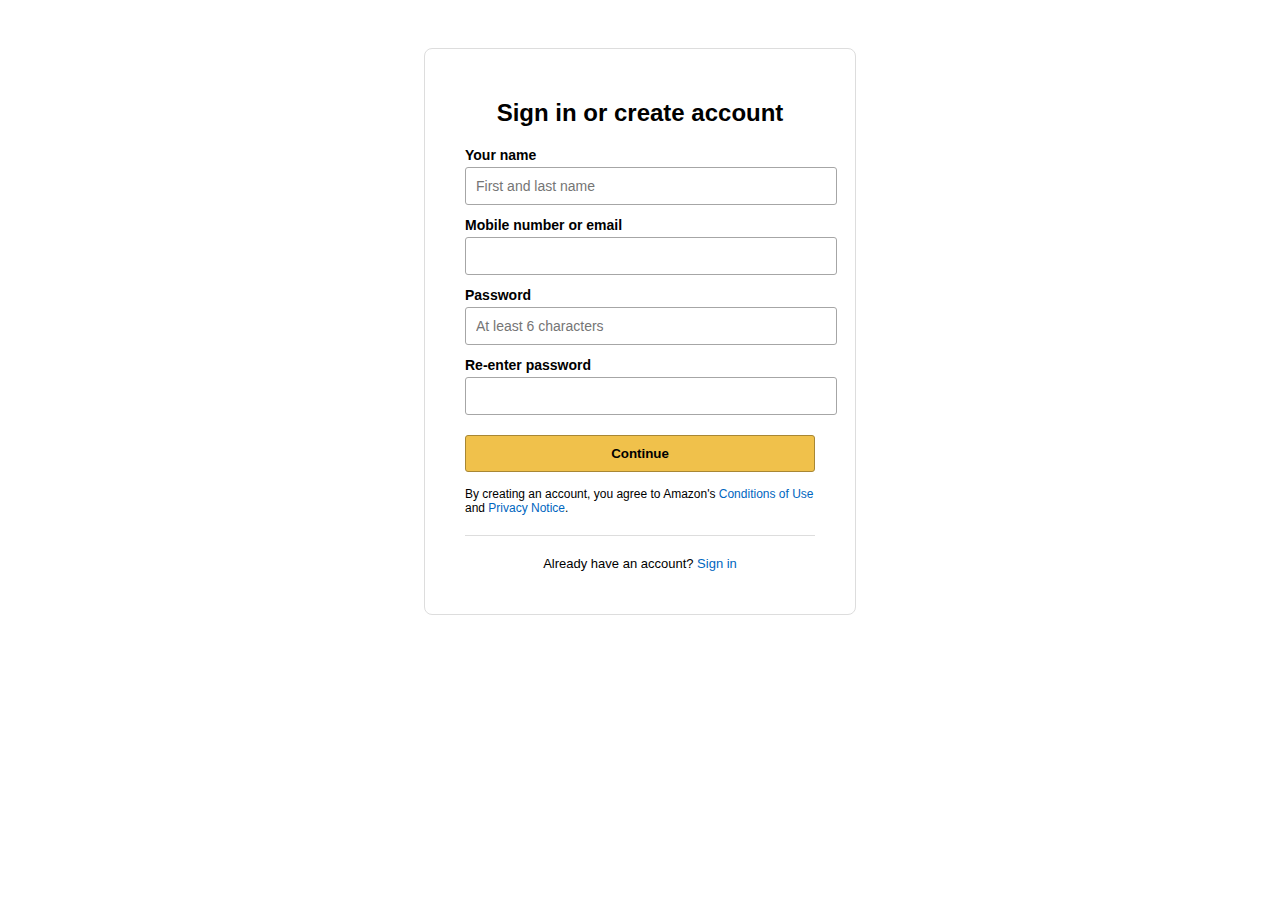
<file: signup.html>
<!DOCTYPE html>
<html lang="en">
<head>
  <meta charset="UTF-8">
  <title>Sign up</title>
  <link rel="stylesheet" href="style1.css">
</head>
<body>
  <div class="signup-container">
    <h2 style="text-align: center;">Sign in or create account</h2>
    <form>
      <label for="name">Your name</label>
      <input type="text" id="name" placeholder="First and last name" required>

      <label for="email">Mobile number or email</label>
      <input type="text" id="email" required>

      <label for="password">Password</label>
      <input type="password" id="password" placeholder="At least 6 characters" required>

      <label for="re-password">Re-enter password</label>
      <input type="password" id="re-password" required>

      <button type="submit">Continue</button>

      <p class="terms">
        By creating an account, you agree to Amazon's 
        <a href="#">Conditions of Use</a> and 
        <a href="#">Privacy Notice</a>.
      </p>

      <hr>

      <p class="signin-link">
        Already have an account? 
        <a href="signup.html">Sign in</a>
      </p>
    </form>
  </div>

</body>
</html>
</file>
<file: style1.css>
body {
  background: white;
  font-family: Arial, sans-serif;
  display: flex;
  justify-content: center;
  padding: 40px;
}
.logo{
    background-size: cover;
    height: 50px;
    width: 150px;
}
.signup-container {
  background: white;
  padding: 30px 40px;
  border: 1px solid #ddd;
  border-radius: 8px;
  max-width: 350px;
  width: 100%;
}

.signup-container h2 {
  font-size: 24px;
  margin-bottom: 20px;
}

form label {
  display: block;
  font-weight: bold;
  margin: 12px 0 4px;
  font-size: 14px;
}

form input {
  width: 100%;
  padding: 10px;
  font-size: 14px;
  border: 1px solid #a6a6a6;
  border-radius: 3px;
}

form button {
  margin-top: 20px;
  width: 100%;
  padding: 10px;
  background-color: #f0c14b;
  border: 1px solid #a88734;
  border-radius: 3px;
  cursor: pointer;
  font-weight: bold;
}

form button:hover {
  background-color: #e2b33b;
}

.terms {
  font-size: 12px;
  margin-top: 15px;
}

.terms a {
  color: #0066c0;
  text-decoration: none;
}

.terms a:hover {
  text-decoration: underline;
}

hr {
  margin: 20px 0;
  border: none;
  border-top: 1px solid #ddd;
}

.signin-link {
  font-size: 13px;
  text-align: center;
}

.signin-link a {
  color: #0066c0;
  text-decoration: none;
}

.signin-link a:hover {
  text-decoration: underline;
}
</file>
